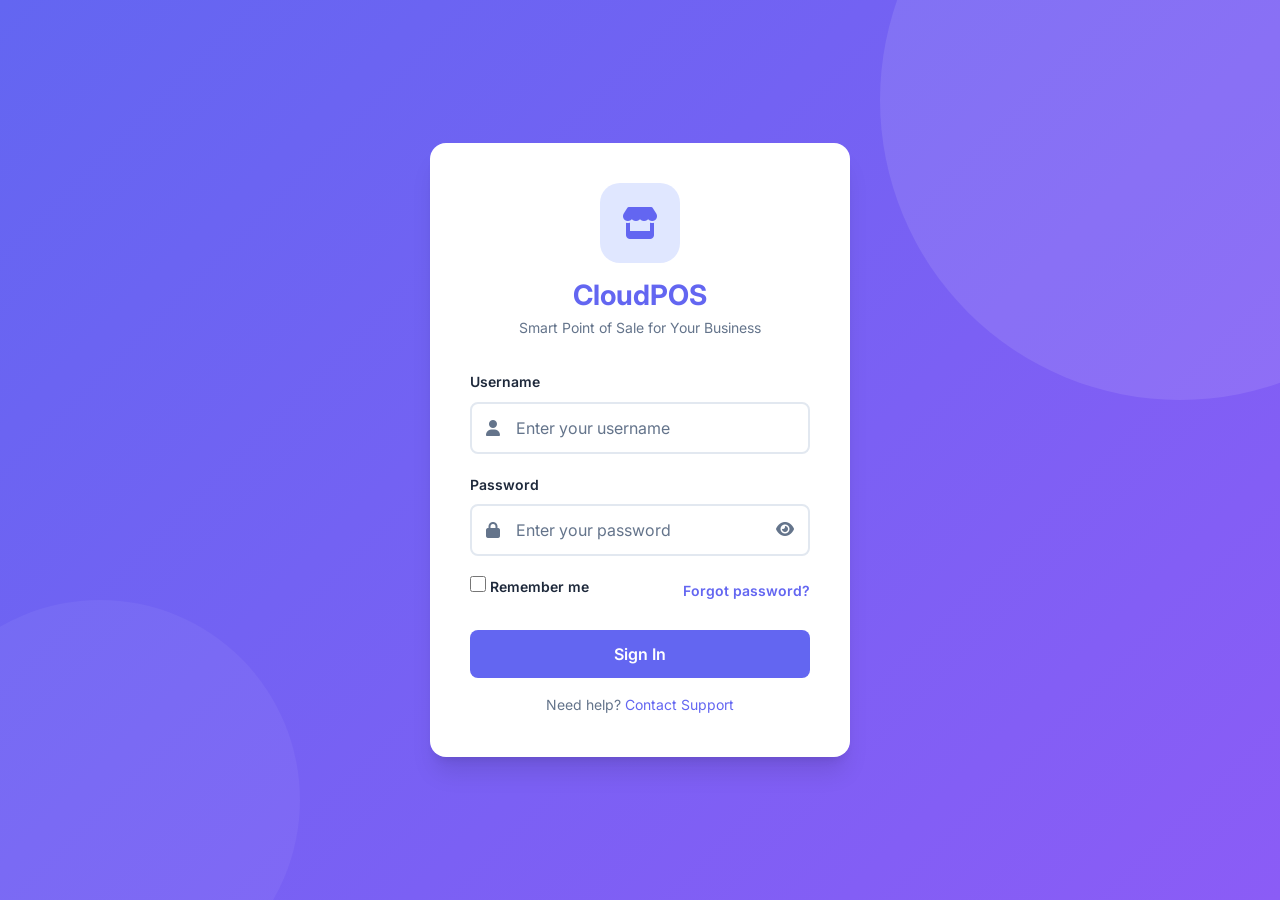
<file: index.html>
<!DOCTYPE html>
<html lang="en">
<head>
  <meta charset="UTF-8">
  <meta http-equiv="refresh" content="0; url=login.html">
  <title>CloudPOS</title>
  <script>
    // Check if already logged in
    const session = sessionStorage.getItem('cloudpos_session') || localStorage.getItem('cloudpos_session');
    if (session) {
      window.location.href = 'dashboard.html';
    } else {
      window.location.href = 'login.html';
    }
  </script>
</head>
<body>
  <p>Redirecting...</p>
</body>
</html>
</file>
<file: css/style.css>
/* ============================================
   CloudPOS - Global Styles
   Module 1: Login System
   ============================================ */

/* CSS Variables (Design Tokens) */
:root {
  --primary: #6366f1;
  --primary-hover: #4f46e5;
  --primary-light: #e0e7ff;
  --success: #22c55e;
  --danger: #ef4444;
  --warning: #f59e0b;
  --info: #3b82f6;
  
  --bg-dark: #0f172a;
  --bg-dark-card: #1e293b;
  --bg-light: #f8fafc;
  --bg-light-card: #ffffff;
  
  --text-dark: #1e293b;
  --text-light: #f1f5f9;
  --text-muted: #64748b;
  
  --border-radius: 16px;
  --border-radius-sm: 8px;
  --shadow: 0 4px 6px -1px rgba(0, 0, 0, 0.1), 0 2px 4px -2px rgba(0, 0, 0, 0.1);
  --shadow-lg: 0 20px 25px -5px rgba(0, 0, 0, 0.1), 0 8px 10px -6px rgba(0, 0, 0, 0.1);
  
  --transition: all 0.3s cubic-bezier(0.4, 0, 0.2, 1);
  --font-family: 'Inter', -apple-system, BlinkMacSystemFont, 'Segoe UI', Roboto, sans-serif;
}

/* Dark Mode Variables */
[data-theme="dark"] {
  --bg-body: var(--bg-dark);
  --bg-card: var(--bg-dark-card);
  --text-primary: var(--text-light);
  --text-secondary: var(--text-muted);
  --border-color: #334155;
}

/* Light Mode (Default) */
[data-theme="light"], :root {
  --bg-body: var(--bg-light);
  --bg-card: var(--bg-light-card);
  --text-primary: var(--text-dark);
  --text-secondary: var(--text-muted);
  --border-color: #e2e8f0;
}

/* Reset & Base */
*, *::before, *::after {
  margin: 0;
  padding: 0;
  box-sizing: border-box;
}

html {
  font-size: 16px;
  -webkit-font-smoothing: antialiased;
}

body {
  font-family: var(--font-family);
  background-color: var(--bg-body);
  color: var(--text-primary);
  min-height: 100vh;
  line-height: 1.6;
  transition: var(--transition);
}

/* Typography */
h1, h2, h3, h4, h5, h6 {
  font-weight: 700;
  line-height: 1.2;
}

a {
  color: var(--primary);
  text-decoration: none;
  transition: var(--transition);
}

a:hover {
  color: var(--primary-hover);
}

/* ============================================
   LOGIN PAGE STYLES
   ============================================ */

.login-container {
  min-height: 100vh;
  display: flex;
  align-items: center;
  justify-content: center;
  padding: 1rem;
  background: linear-gradient(135deg, var(--primary) 0%, #8b5cf6 100%);
  position: relative;
  overflow: hidden;
}

/* Animated background shapes */
.login-container::before {
  content: '';
  position: absolute;
  width: 600px;
  height: 600px;
  background: rgba(255, 255, 255, 0.1);
  border-radius: 50%;
  top: -200px;
  right: -200px;
  animation: float 20s infinite ease-in-out;
}

.login-container::after {
  content: '';
  position: absolute;
  width: 400px;
  height: 400px;
  background: rgba(255, 255, 255, 0.05);
  border-radius: 50%;
  bottom: -100px;
  left: -100px;
  animation: float 25s infinite ease-in-out reverse;
}

@keyframes float {
  0%, 100% { transform: translate(0, 0) scale(1); }
  33% { transform: translate(30px, -30px) scale(1.1); }
  66% { transform: translate(-20px, 20px) scale(0.9); }
}

.login-card {
  background: var(--bg-card);
  border-radius: var(--border-radius);
  box-shadow: var(--shadow-lg);
  width: 100%;
  max-width: 420px;
  padding: 2.5rem;
  position: relative;
  z-index: 1;
  animation: slideUp 0.6s ease-out;
}

@keyframes slideUp {
  from {
    opacity: 0;
    transform: translateY(30px);
  }
  to {
    opacity: 1;
    transform: translateY(0);
  }
}

.login-logo {
  text-align: center;
  margin-bottom: 2rem;
}

.login-logo img {
  width: 80px;
  height: 80px;
  margin-bottom: 1rem;
}

.login-logo h1 {
  font-size: 1.75rem;
  color: var(--primary);
  margin-bottom: 0.25rem;
}

.login-logo p {
  color: var(--text-secondary);
  font-size: 0.875rem;
}

.login-form .form-group {
  margin-bottom: 1.25rem;
}

.login-form label {
  display: block;
  margin-bottom: 0.5rem;
  font-size: 0.875rem;
  font-weight: 600;
  color: var(--text-primary);
}

.login-form .input-wrapper {
  position: relative;
}

.login-form .input-icon {
  position: absolute;
  left: 1rem;
  top: 50%;
  transform: translateY(-50%);
  color: var(--text-secondary);
  font-size: 1rem;
}

.login-form input[type="text"],
.login-form input[type="password"] {
  width: 100%;
  padding: 0.875rem 1rem 0.875rem 2.75rem;
  border: 2px solid var(--border-color);
  border-radius: var(--border-radius-sm);
  font-size: 1rem;
  font-family: inherit;
  background: var(--bg-card);
  color: var(--text-primary);
  transition: var(--transition);
}

.login-form input:focus {
  outline: none;
  border-color: var(--primary);
  box-shadow: 0 0 0 3px var(--primary-light);
}

.login-form input::placeholder {
  color: var(--text-secondary);
}

.login-options {
  display: flex;
  justify-content: space-between;
  align-items: center;
  margin-bottom: 1.5rem;
  font-size: 0.875rem;
}

.remember-me {
  display: flex;
  align-items: center;
  gap: 0.5rem;
  cursor: pointer;
  color: var(--text-secondary);
}

.remember-me input[type="checkbox"] {
  width: 1rem;
  height: 1rem;
  accent-color: var(--primary);
  cursor: pointer;
}

.forgot-password {
  color: var(--primary);
  font-weight: 600;
}

.forgot-password:hover {
  text-decoration: underline;
}

.btn {
  display: inline-flex;
  align-items: center;
  justify-content: center;
  gap: 0.5rem;
  padding: 0.875rem 1.5rem;
  border: none;
  border-radius: var(--border-radius-sm);
  font-size: 1rem;
  font-weight: 600;
  font-family: inherit;
  cursor: pointer;
  transition: var(--transition);
  width: 100%;
}

.btn-primary {
  background: var(--primary);
  color: white;
}

.btn-primary:hover {
  background: var(--primary-hover);
  transform: translateY(-1px);
  box-shadow: 0 10px 20px -5px rgba(99, 102, 241, 0.4);
}

.btn-primary:active {
  transform: translateY(0);
}

.btn-primary:disabled {
  opacity: 0.6;
  cursor: not-allowed;
  transform: none;
}

/* Spinner for loading state */
.spinner {
  width: 1.25rem;
  height: 1.25rem;
  border: 2px solid rgba(255, 255, 255, 0.3);
  border-top-color: white;
  border-radius: 50%;
  animation: spin 0.8s linear infinite;
}

@keyframes spin {
  to { transform: rotate(360deg); }
}

/* Toast Notifications */
.toast-container {
  position: fixed;
  top: 1rem;
  right: 1rem;
  z-index: 9999;
  display: flex;
  flex-direction: column;
  gap: 0.5rem;
}

.toast {
  padding: 1rem 1.25rem;
  border-radius: var(--border-radius-sm);
  color: white;
  font-weight: 500;
  box-shadow: var(--shadow-lg);
  animation: slideInRight 0.3s ease-out;
  display: flex;
  align-items: center;
  gap: 0.75rem;
  min-width: 300px;
}

.toast.success { background: var(--success); }
.toast.error { background: var(--danger); }
.toast.warning { background: var(--warning); }
.toast.info { background: var(--info); }

@keyframes slideInRight {
  from {
    opacity: 0;
    transform: translateX(100%);
  }
  to {
    opacity: 1;
    transform: translateX(0);
  }
}

.toast.hiding {
  animation: slideOutRight 0.3s ease-in forwards;
}

@keyframes slideOutRight {
  to {
    opacity: 0;
    transform: translateX(100%);
  }
}

/* Loading Screen */
.loading-screen {
  position: fixed;
  inset: 0;
  background: var(--bg-body);
  display: flex;
  flex-direction: column;
  align-items: center;
  justify-content: center;
  z-index: 9999;
  transition: opacity 0.3s ease-out;
}

.loading-screen.hidden {
  opacity: 0;
  pointer-events: none;
}

.loading-screen .loader {
  width: 48px;
  height: 48px;
  border: 4px solid var(--primary-light);
  border-top-color: var(--primary);
  border-radius: 50%;
  animation: spin 1s linear infinite;
}

.loading-screen p {
  margin-top: 1rem;
  color: var(--text-secondary);
  font-weight: 500;
}

/* Responsive */
@media (max-width: 480px) {
  .login-card {
    padding: 1.5rem;
    margin: 0.5rem;
  }
  
  .login-logo h1 {
    font-size: 1.5rem;
  }
}

/* Utility Classes */
.hidden { display: none !important; }
.text-center { text-align: center; }
.mt-1 { margin-top: 0.5rem; }
.mt-2 { margin-top: 1rem; }
.mb-1 { margin-bottom: 0.5rem; }
.mb-2 { margin-bottom: 1rem; }
</file>
<file: css/dashboard.css>
/* ============================================
   CloudPOS - Dashboard Styles
   ============================================ */

/* Dashboard Layout */
.dashboard-container {
  display: flex;
  min-height: 100vh;
}

/* Sidebar Navigation */
.sidebar {
  width: 260px;
  background: var(--bg-card);
  border-right: 1px solid var(--border-color);
  display: flex;
  flex-direction: column;
  position: fixed;
  height: 100vh;
  z-index: 100;
  transition: var(--transition);
}

.sidebar-header {
  padding: 1.5rem;
  border-bottom: 1px solid var(--border-color);
  display: flex;
  align-items: center;
  gap: 0.75rem;
}

.sidebar-logo {
  width: 40px;
  height: 40px;
  background: var(--primary-light);
  border-radius: 12px;
  display: flex;
  align-items: center;
  justify-content: center;
}

.sidebar-logo i {
  font-size: 1.25rem;
  color: var(--primary);
}

.sidebar-brand {
  font-size: 1.25rem;
  font-weight: 700;
  color: var(--text-primary);
}

.sidebar-nav {
  flex: 1;
  padding: 1rem 0.75rem;
  overflow-y: auto;
}

.nav-section {
  margin-bottom: 1.5rem;
}

.nav-section-title {
  font-size: 0.6875rem;
  font-weight: 600;
  text-transform: uppercase;
  letter-spacing: 0.05em;
  color: var(--text-secondary);
  padding: 0 0.75rem;
  margin-bottom: 0.5rem;
}

.nav-item {
  display: flex;
  align-items: center;
  gap: 0.75rem;
  padding: 0.75rem;
  border-radius: var(--border-radius-sm);
  color: var(--text-secondary);
  font-size: 0.9375rem;
  font-weight: 500;
  cursor: pointer;
  transition: var(--transition);
  margin-bottom: 0.25rem;
  text-decoration: none;
}

.nav-item:hover {
  background: var(--primary-light);
  color: var(--primary);
}

.nav-item.active {
  background: var(--primary);
  color: white;
}

.nav-item i {
  width: 20px;
  text-align: center;
  font-size: 1rem;
}

.nav-item .badge {
  margin-left: auto;
  background: var(--danger);
  color: white;
  font-size: 0.6875rem;
  padding: 0.125rem 0.5rem;
  border-radius: 9999px;
  font-weight: 600;
}

.sidebar-footer {
  padding: 1rem 0.75rem;
  border-top: 1px solid var(--border-color);
}

.user-profile {
  display: flex;
  align-items: center;
  gap: 0.75rem;
  padding: 0.75rem;
  border-radius: var(--border-radius-sm);
  cursor: pointer;
  transition: var(--transition);
}

.user-profile:hover {
  background: var(--bg-body);
}

.user-avatar {
  width: 36px;
  height: 36px;
  border-radius: 50%;
  background: var(--primary-light);
  display: flex;
  align-items: center;
  justify-content: center;
  color: var(--primary);
  font-weight: 600;
  font-size: 0.875rem;
}

.user-info {
  flex: 1;
  min-width: 0;
}

.user-name {
  font-size: 0.875rem;
  font-weight: 600;
  color: var(--text-primary);
  white-space: nowrap;
  overflow: hidden;
  text-overflow: ellipsis;
}

.user-role {
  font-size: 0.75rem;
  color: var(--text-secondary);
}

/* Main Content */
.main-content {
  flex: 1;
  margin-left: 260px;
  padding: 1.5rem;
  min-height: 100vh;
}

/* Top Bar */
.top-bar {
  display: flex;
  justify-content: space-between;
  align-items: center;
  margin-bottom: 1.5rem;
}

.page-title h1 {
  font-size: 1.5rem;
  font-weight: 700;
  color: var(--text-primary);
}

.page-title p {
  font-size: 0.875rem;
  color: var(--text-secondary);
}

.top-bar-actions {
  display: flex;
  align-items: center;
  gap: 0.75rem;
}

.btn-icon {
  width: 40px;
  height: 40px;
  border-radius: var(--border-radius-sm);
  border: 1px solid var(--border-color);
  background: var(--bg-card);
  color: var(--text-secondary);
  display: flex;
  align-items: center;
  justify-content: center;
  cursor: pointer;
  transition: var(--transition);
  font-size: 1rem;
}

.btn-icon:hover {
  background: var(--primary-light);
  color: var(--primary);
  border-color: var(--primary);
}

/* Stats Grid */
.stats-grid {
  display: grid;
  grid-template-columns: repeat(auto-fit, minmax(240px, 1fr));
  gap: 1rem;
  margin-bottom: 1.5rem;
}

.stat-card {
  background: var(--bg-card);
  border-radius: var(--border-radius);
  padding: 1.25rem;
  border: 1px solid var(--border-color);
  transition: var(--transition);
  position: relative;
  overflow: hidden;
}

.stat-card:hover {
  transform: translateY(-2px);
  box-shadow: var(--shadow);
}

.stat-card::before {
  content: '';
  position: absolute;
  top: 0;
  left: 0;
  width: 4px;
  height: 100%;
  border-radius: var(--border-radius) 0 0 var(--border-radius);
}

.stat-card.sales::before { background: var(--primary); }
.stat-card.profit::before { background: var(--success); }
.stat-card.transactions::before { background: var(--info); }
.stat-card.products::before { background: var(--warning); }
.stat-card.customers::before { background: #8b5cf6; }
.stat-card.expenses::before { background: var(--danger); }
.stat-card.net::before { background: #10b981; }

.stat-header {
  display: flex;
  justify-content: space-between;
  align-items: flex-start;
  margin-bottom: 0.75rem;
}

.stat-icon {
  width: 44px;
  height: 44px;
  border-radius: 12px;
  display: flex;
  align-items: center;
  justify-content: center;
  font-size: 1.25rem;
}

.stat-card.sales .stat-icon { background: var(--primary-light); color: var(--primary); }
.stat-card.profit .stat-icon { background: #dcfce7; color: var(--success); }
.stat-card.transactions .stat-icon { background: #dbeafe; color: var(--info); }
.stat-card.products .stat-icon { background: #fef3c7; color: var(--warning); }
.stat-card.customers .stat-icon { background: #ede9fe; color: #8b5cf6; }
.stat-card.expenses .stat-icon { background: #fee2e2; color: var(--danger); }
.stat-card.net .stat-icon { background: #d1fae5; color: #10b981; }

.stat-label {
  font-size: 0.875rem;
  color: var(--text-secondary);
  font-weight: 500;
  margin-bottom: 0.25rem;
}

.stat-value {
  font-size: 1.75rem;
  font-weight: 700;
  color: var(--text-primary);
  line-height: 1.2;
}

.stat-change {
  display: flex;
  align-items: center;
  gap: 0.25rem;
  font-size: 0.8125rem;
  font-weight: 600;
  margin-top: 0.5rem;
}

.stat-change.positive { color: var(--success); }
.stat-change.negative { color: var(--danger); }

/* Dashboard Grid */
.dashboard-grid {
  display: grid;
  grid-template-columns: 2fr 1fr;
  gap: 1rem;
  margin-bottom: 1.5rem;
}

@media (max-width: 1024px) {
  .dashboard-grid {
    grid-template-columns: 1fr;
  }
}

/* Card Component */
.card {
  background: var(--bg-card);
  border-radius: var(--border-radius);
  border: 1px solid var(--border-color);
  overflow: hidden;
}

.card-header {
  padding: 1.25rem;
  border-bottom: 1px solid var(--border-color);
  display: flex;
  justify-content: space-between;
  align-items: center;
}

.card-title {
  font-size: 1rem;
  font-weight: 600;
  color: var(--text-primary);
}

.card-body {
  padding: 1.25rem;
}

/* Chart Container */
.chart-container {
  position: relative;
  height: 300px;
  width: 100%;
}

/* Alert List */
.alert-list {
  display: flex;
  flex-direction: column;
  gap: 0.75rem;
}

.alert-item {
  display: flex;
  align-items: center;
  gap: 0.875rem;
  padding: 0.875rem;
  border-radius: var(--border-radius-sm);
  background: var(--bg-body);
  transition: var(--transition);
}

.alert-item:hover {
  background: var(--primary-light);
}

.alert-icon {
  width: 40px;
  height: 40px;
  border-radius: 10px;
  display: flex;
  align-items: center;
  justify-content: center;
  font-size: 1rem;
  flex-shrink: 0;
}

.alert-item.danger .alert-icon { background: #fee2e2; color: var(--danger); }
.alert-item.warning .alert-icon { background: #fef3c7; color: var(--warning); }

.alert-content {
  flex: 1;
  min-width: 0;
}

.alert-title {
  font-size: 0.9375rem;
  font-weight: 600;
  color: var(--text-primary);
  margin-bottom: 0.125rem;
}

.alert-desc {
  font-size: 0.8125rem;
  color: var(--text-secondary);
}

.alert-badge {
  font-size: 0.75rem;
  font-weight: 700;
  padding: 0.25rem 0.625rem;
  border-radius: 9999px;
  flex-shrink: 0;
}

.alert-item.danger .alert-badge { background: #fee2e2; color: var(--danger); }
.alert-item.warning .alert-badge { background: #fef3c7; color: #92400e; }

/* Product List */
.product-list {
  display: flex;
  flex-direction: column;
  gap: 0.75rem;
}

.product-item {
  display: flex;
  align-items: center;
  gap: 0.875rem;
  padding: 0.875rem;
  border-radius: var(--border-radius-sm);
  background: var(--bg-body);
  transition: var(--transition);
}

.product-item:hover {
  background: var(--primary-light);
}

.product-rank {
  width: 28px;
  height: 28px;
  border-radius: 8px;
  display: flex;
  align-items: center;
  justify-content: center;
  font-size: 0.75rem;
  font-weight: 700;
  flex-shrink: 0;
}

.product-rank.gold { background: #fef3c7; color: #92400e; }
.product-rank.silver { background: #f1f5f9; color: #475569; }
.product-rank.bronze { background: #fff7ed; color: #9a3412; }
.product-rank.normal { background: var(--bg-card); color: var(--text-secondary); }

.product-info {
  flex: 1;
  min-width: 0;
}

.product-name {
  font-size: 0.9375rem;
  font-weight: 600;
  color: var(--text-primary);
  white-space: nowrap;
  overflow: hidden;
  text-overflow: ellipsis;
}

.product-meta {
  font-size: 0.8125rem;
  color: var(--text-secondary);
}

.product-stat {
  text-align: right;
  flex-shrink: 0;
}

.product-stat-value {
  font-size: 1rem;
  font-weight: 700;
  color: var(--text-primary);
}

.product-stat-label {
  font-size: 0.75rem;
  color: var(--text-secondary);
}

/* Mobile Sidebar Toggle */
.sidebar-toggle {
  display: none;
  position: fixed;
  bottom: 1.5rem;
  right: 1.5rem;
  width: 56px;
  height: 56px;
  border-radius: 50%;
  background: var(--primary);
  color: white;
  border: none;
  box-shadow: var(--shadow-lg);
  font-size: 1.25rem;
  cursor: pointer;
  z-index: 200;
  align-items: center;
  justify-content: center;
}

/* Responsive */
@media (max-width: 768px) {
  .sidebar {
    transform: translateX(-100%);
    width: 280px;
  }
  
  .sidebar.open {
    transform: translateX(0);
  }
  
  .main-content {
    margin-left: 0;
    padding: 1rem;
  }
  
  .sidebar-toggle {
    display: flex;
  }
  
  .stats-grid {
    grid-template-columns: 1fr;
  }
  
  .top-bar {
    flex-direction: column;
    align-items: flex-start;
    gap: 1rem;
  }
}

/* Overlay for mobile */
.sidebar-overlay {
  display: none;
  position: fixed;
  inset: 0;
  background: rgba(0, 0, 0, 0.5);
  z-index: 99;
}

.sidebar-overlay.active {
  display: block;
}

/* Dark mode specific */
[data-theme="dark"] .stat-card {
  background: var(--bg-dark-card);
}

[data-theme="dark"] .card {
  background: var(--bg-dark-card);
}

[data-theme="dark"] .alert-item,
[data-theme="dark"] .product-item {
  background: rgba(30, 41, 59, 0.5);
}

/* Skeleton Loading */
.skeleton {
  background: linear-gradient(90deg, var(--border-color) 25%, var(--bg-body) 50%, var(--border-color) 75%);
  background-size: 200% 100%;
  animation: shimmer 1.5s infinite;
  border-radius: var(--border-radius-sm);
}

@keyframes shimmer {
  0% { background-position: 200% 0; }
  100% { background-position: -200% 0; }
}

.skeleton-text {
  height: 1rem;
  margin-bottom: 0.5rem;
}

.skeleton-title {
  height: 1.5rem;
  width: 60%;
  margin-bottom: 1rem;
}

/* Empty State */
.empty-state {
  text-align: center;
  padding: 3rem 1.5rem;
  color: var(--text-secondary);
}

.empty-state i {
  font-size: 3rem;
  margin-bottom: 1rem;
  opacity: 0.5;
}

.empty-state h3 {
  font-size: 1.125rem;
  margin-bottom: 0.5rem;
  color: var(--text-primary);
}

.empty-state p {
  font-size: 0.875rem;
}
/* Modal Fix - ensure modal is on top */
.receipt-modal {
  position: fixed;
  inset: 0;
  background: rgba(0, 0, 0, 0.5);
  z-index: 9999 !important;
  display: flex;
  align-items: center;
  justify-content: center;
  padding: 1rem;
}

.receipt-modal.hidden {
  display: none !important;
}

.receipt-content {
  position: relative;
  z-index: 10000 !important;
}
</file>
